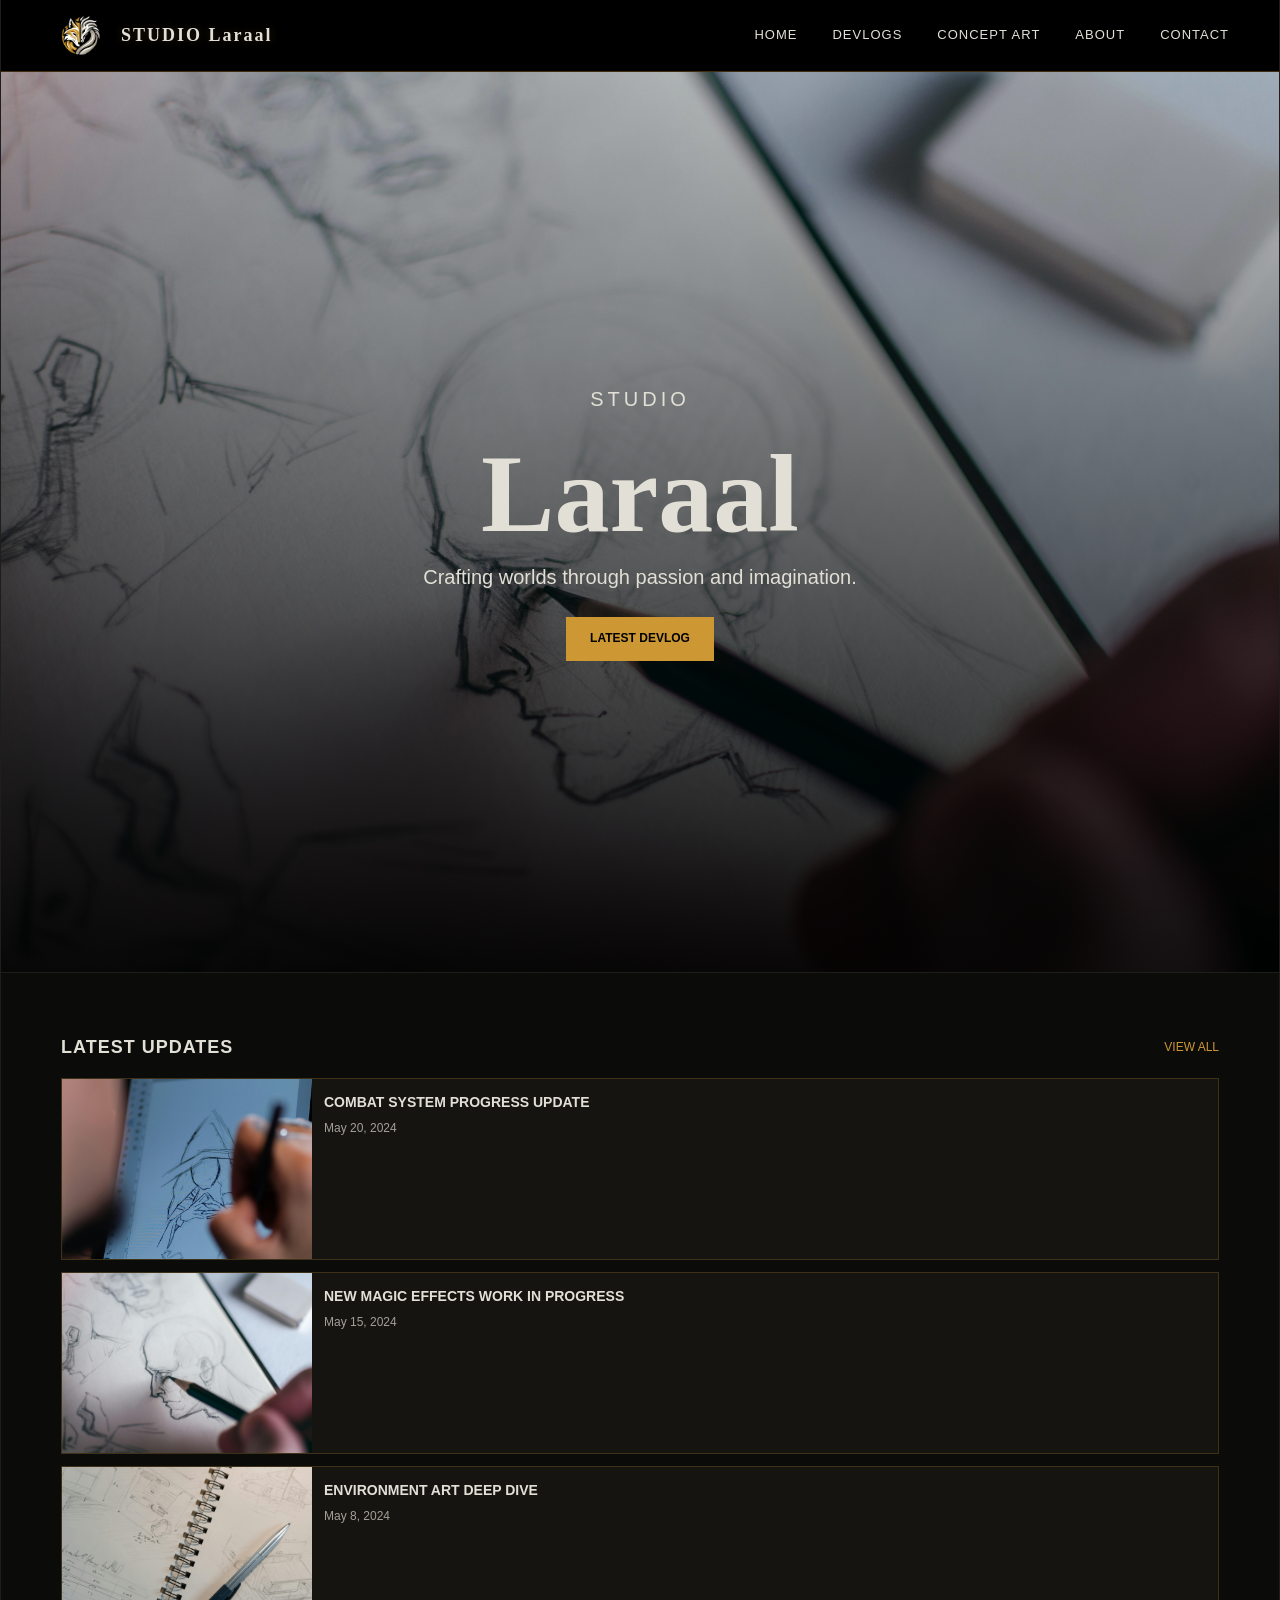
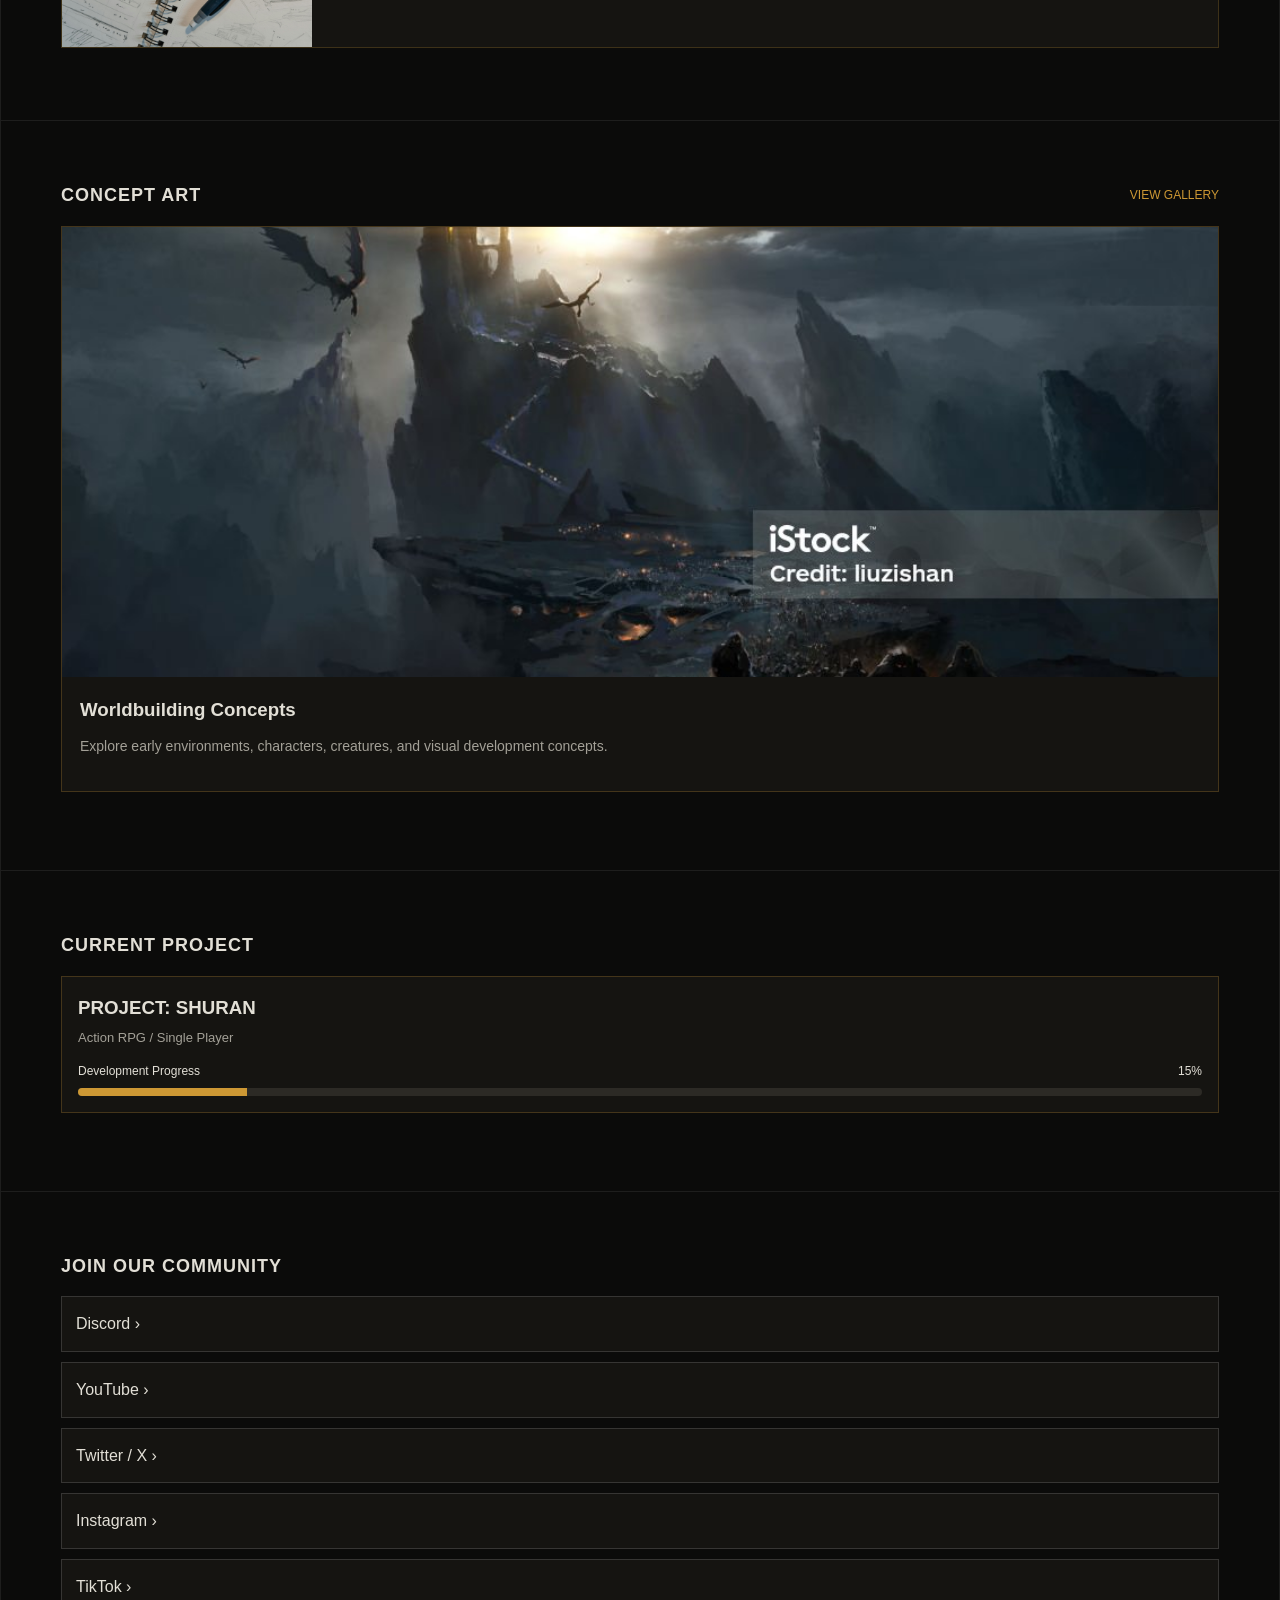
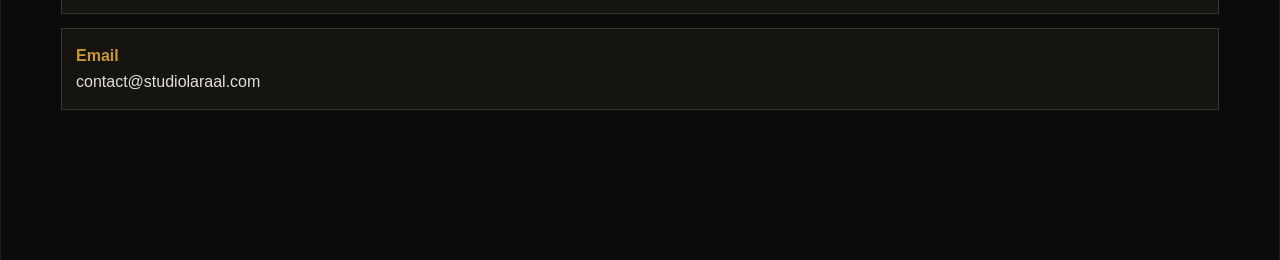
<file: index.html>
<!DOCTYPE html>
<html lang="en">
<head>
  <meta charset="UTF-8">
  <meta name="viewport" content="width=device-width, initial-scale=1.0">

  <title>Studio Laraal | Home</title>

  <link rel="stylesheet" href="style.css">
</head>

<body>

  <main class="page">

    <header class="header">

      <a href="index.html" class="logo">
        <img src="images/studiolaraal updated logo.jpg" alt="Studio Laraal logo">
        <span>STUDIO Laraal</span>
      </a>

      <div class="desktop-menu">
        <a href="index.html">Home</a>
        <a href="devlogs.html">Devlogs</a>
        <a href="concept-art.html">Concept Art</a>
        <a href="about us.html">About</a>
        <a href="contact us.html">Contact</a>
      </div>

      <div class="mobile-menu">
        ☰
      </div>

    </header>

    <section class="hero">

      <div class="hero-content">

        <p class="eyebrow">
          Studio
        </p>

        <h1>
          Laraal
        </h1>

        <p>
          Crafting worlds through passion and imagination.
        </p>

        <a href="devlogs.html" class="button">
          Latest Devlog
        </a>

      </div>

    </section>

    <section class="section">

      <div class="section-title">

        <h2>Latest Updates</h2>

        <a href="devlogs.html">
          View All
        </a>

      </div>

      <article class="small-card">

        <img src="images/pexels-wolfart-29235418.jpg" alt="Combat system update">

        <div>

          <h3>
            Combat System Progress Update
          </h3>

          <p>
            May 20, 2024
          </p>

        </div>

      </article>

      <article class="small-card">

        <img src="images/pexels-messalaciulla-7171387.jpg" alt="Magic effects update">

        <div>

          <h3>
            New Magic Effects Work In Progress
          </h3>

          <p>
            May 15, 2024
          </p>

        </div>

      </article>

      <article class="small-card">

        <img src="images/pexels-tima-miroshnichenko-6614748.jpg" alt="Environment art update">

        <div>

          <h3>
            Environment Art Deep Dive
          </h3>

          <p>
            May 8, 2024
          </p>

        </div>

      </article>

    </section>

    <section class="section">

      <div class="section-title">

        <h2>Concept Art</h2>

        <a href="concept-art.html">
          View Gallery
        </a>

      </div>

      <div class="feature-card">

        <img src="images/istockphoto-1225761621-1024x1024.jpg" alt="Fantasy world concept art">

        <div class="card-content">

          <h3>
            Worldbuilding Concepts
          </h3>

          <p>
            Explore early environments, characters,
            creatures, and visual development concepts.
          </p>

        </div>

      </div>

    </section>

    <section class="section">

      <div class="section-title">
        <h2>Current Project</h2>
      </div>

      <div class="project-card">

        <h3>
          Project: Shuran
        </h3>

        <p>
          Action RPG / Single Player
        </p>

        <div class="progress-label">

          <span>
            Development Progress
          </span>

          <span>
            15%
          </span>

        </div>

        <div class="progress-bar">
          <div class="progress-fill progress-15"></div>
        </div>

      </div>

    </section>

    <section class="section">

      <div class="section-title">
        <h2>Join Our Community</h2>
      </div>

      <div class="social-grid">

        <a href="#">
          Discord ›
        </a>

        <a href="https://www.youtube.com/@studiolaraal">
          YouTube ›
        </a>

        <a href="https://x.com/studiolaraal">
          Twitter / X ›
        </a>

        <a href="https://www.instagram.com/studio.laraal/">
          Instagram ›
        </a>

        <a href="https://www.tiktok.com/@studio.laraal">
          TikTok ›
        </a>

      </div>

      <div class="email-box">

        <strong>Email</strong>

        <p>
          contact@studiolaraal.com
        </p>

      </div>

    </section>

  </main>

  <nav class="bottom-nav">

    <a href="index.html" class="active">
      <span>⌂</span>
      Home
    </a>

    <a href="devlogs.html">
      <span>▤</span>
      Devlogs
    </a>

    <a href="concept-art.html">
      <span>▧</span>
      Gallery
    </a>

    <a href="about us.html">
      <span>◎</span>
      About
    </a>

    <a href="contact us.html">
      <span>✉</span>
      Contact
    </a>

  </nav>

</body>
</html>
</file>
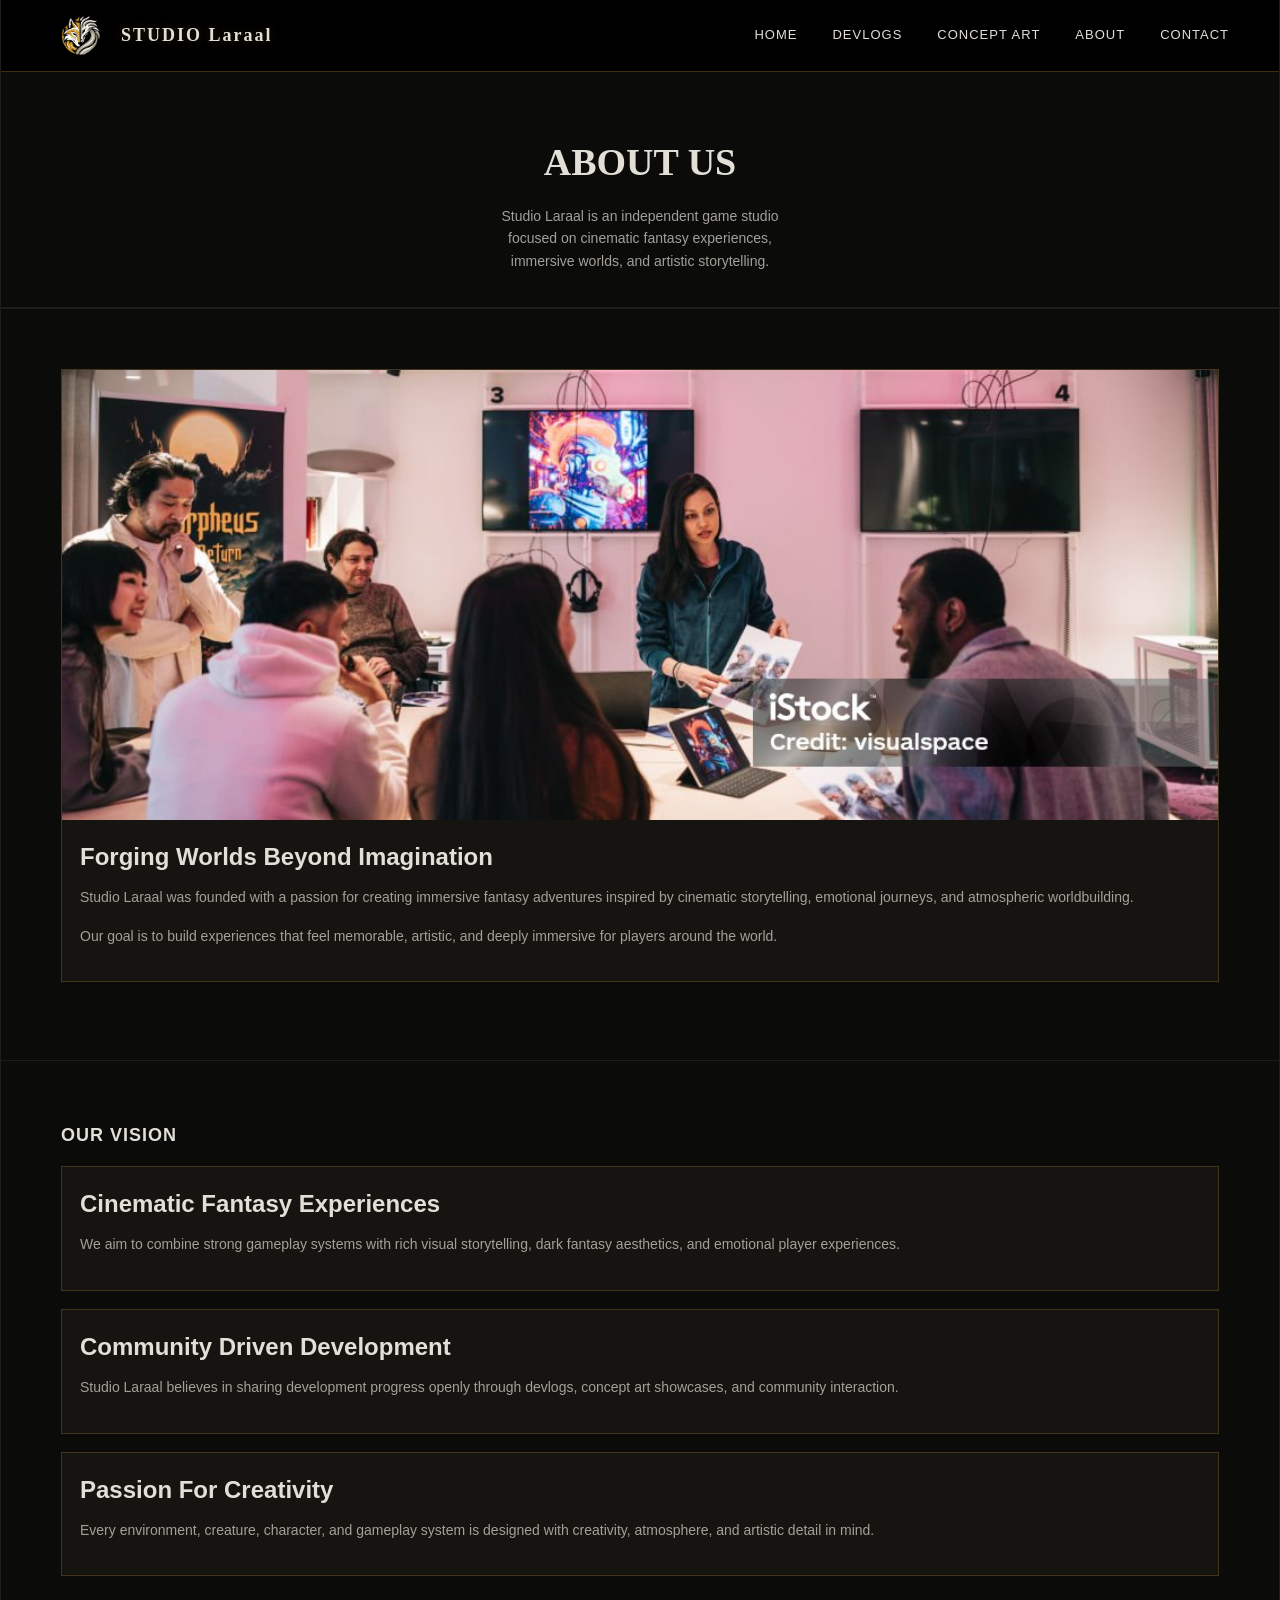
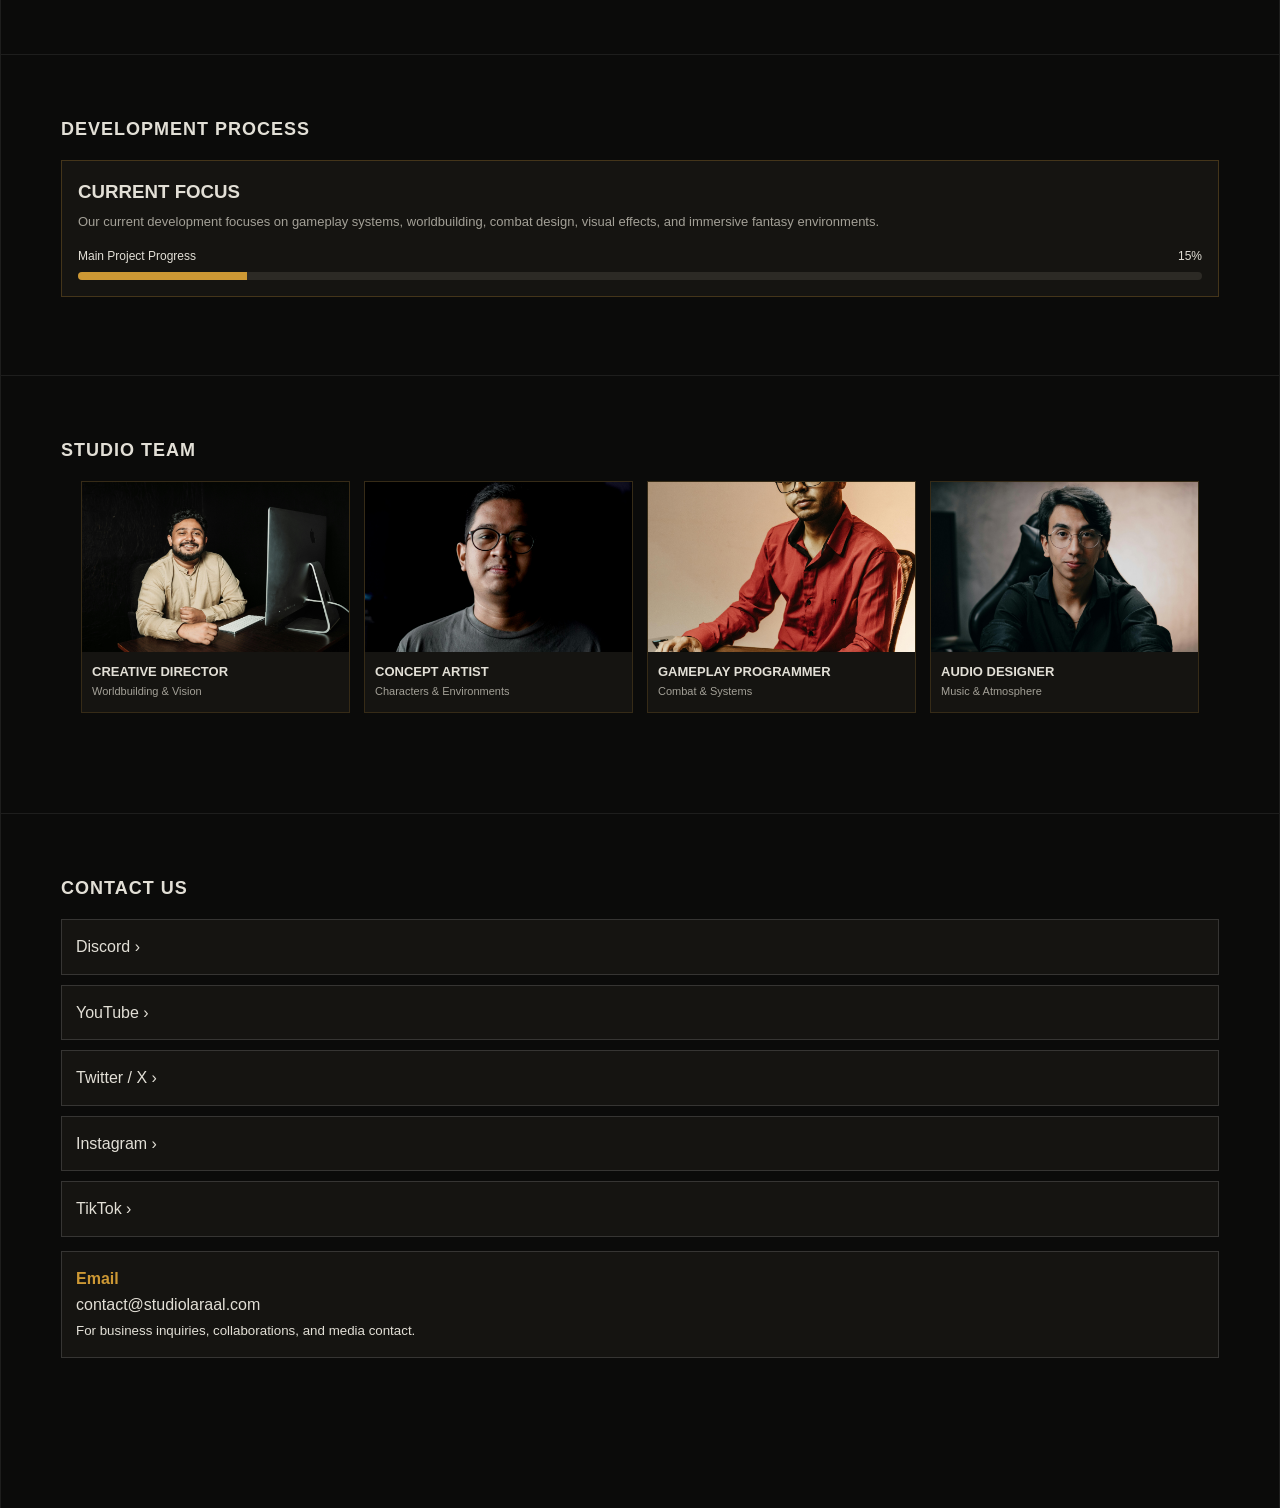
<file: about us.html>
<!DOCTYPE html>
<html lang="en">
<head>
  <meta charset="UTF-8">
  <meta name="viewport" content="width=device-width, initial-scale=1.0">

  <title>Studio Laraal | About Us</title>

  <link rel="stylesheet" href="style.css">
</head>

<body>

  <main class="page">

    <header class="header">

      <a href="index.html" class="logo">
        <img src="images/studiolaraal updated logo.jpg" alt="Studio Laraal logo">
        <span>STUDIO Laraal</span>
      </a>

      <div class="desktop-menu">
        <a href="index.html">Home</a>
        <a href="devlogs.html">Devlogs</a>
        <a href="concept-art.html">Concept Art</a>
        <a href="about us.html">About</a>
        <a href="contact us.html">Contact</a>
      </div>

      <div class="mobile-menu">
        ☰
      </div>

    </header>

    <section class="page-hero">
      <h1>ABOUT US</h1>

      <p>
        Studio Laraal is an independent game studio focused on
        cinematic fantasy experiences, immersive worlds,
        and artistic storytelling.
      </p>
    </section>

    <section class="section">

      <div class="feature-card">
        <img src="images/istockphoto-2150096572-1024x1024.jpg" alt="Studio Laraal environment concept art">

        <div class="card-content">
          <h2>Forging Worlds Beyond Imagination</h2>

          <p>
            Studio Laraal was founded with a passion for creating
            immersive fantasy adventures inspired by cinematic storytelling,
            emotional journeys, and atmospheric worldbuilding.
          </p>

          <p>
            Our goal is to build experiences that feel memorable,
            artistic, and deeply immersive for players around the world.
          </p>
        </div>
      </div>

    </section>

    <section class="section">

      <div class="section-title">
        <h2>Our Vision</h2>
      </div>

      <article class="large-card">
        <div class="card-content">
          <h2>Cinematic Fantasy Experiences</h2>

          <p>
            We aim to combine strong gameplay systems with
            rich visual storytelling, dark fantasy aesthetics,
            and emotional player experiences.
          </p>
        </div>
      </article>

      <article class="large-card">
        <div class="card-content">
          <h2>Community Driven Development</h2>

          <p>
            Studio Laraal believes in sharing development progress openly
            through devlogs, concept art showcases, and community interaction.
          </p>
        </div>
      </article>

      <article class="large-card">
        <div class="card-content">
          <h2>Passion For Creativity</h2>

          <p>
            Every environment, creature, character, and gameplay system
            is designed with creativity, atmosphere, and artistic detail in mind.
          </p>
        </div>
      </article>

    </section>

    <section class="section">

      <div class="section-title">
        <h2>Development Process</h2>
      </div>

      <div class="project-card">
        <h3>Current Focus</h3>

        <p>
          Our current development focuses on gameplay systems,
          worldbuilding, combat design, visual effects,
          and immersive fantasy environments.
        </p>

        <div class="progress-label">
          <span>Main Project Progress</span>
          <span>15%</span>
        </div>

        <div class="progress-bar">
          <div class="progress-fill progress-15"></div>
        </div>
      </div>

    </section>

    <section class="section">

      <div class="section-title">
        <h2>Studio Team</h2>
      </div>

      <div class="gallery-grid">

        <article class="gallery-card">
          <img src="images/pexels-aathif-19747889.jpg" alt="Studio founder portrait">
          <h3>Creative Director</h3>
          <p>Worldbuilding & Vision</p>
        </article>

        <article class="gallery-card">
          <img src="images/pexels-abdul-ocid-259819669-12621986.jpg" alt="Concept artist portrait">
          <h3>Concept Artist</h3>
          <p>Characters & Environments</p>
        </article>

        <article class="gallery-card">
          <img src="images/pexels-kawerodriguess-15545300.jpg" alt="Gameplay programmer portrait">
          <h3>Gameplay Programmer</h3>
          <p>Combat & Systems</p>
        </article>

        <article class="gallery-card">
          <img src="images/pexels-sandro-tavares-260503371-17381483.jpg" alt="Audio designer portrait">
          <h3>Audio Designer</h3>
          <p>Music & Atmosphere</p>
        </article>

      </div>

    </section>

    <section class="section">

      <div class="section-title">
        <h2>Contact Us</h2>
      </div>

      <div class="social-grid">
        <a href="#">Discord ›</a>
        <a href="https://www.youtube.com/@studiolaraal">YouTube ›</a>
        <a href="https://x.com/studiolaraal">Twitter / X ›</a>
        <a href="https://www.instagram.com/studio.laraal/">Instagram ›</a>
        <a href="https://www.tiktok.com/@studio.laraal">TikTok ›</a>
      </div>

      <div class="email-box">
        <strong>Email</strong>
        <p>contact@studiolaraal.com</p>

        <small>
          For business inquiries, collaborations,
          and media contact.
        </small>
      </div>

    </section>

  </main>

  <nav class="bottom-nav">

    <a href="index.html">
      <span>⌂</span>
      Home
    </a>

    <a href="devlogs.html">
      <span>▤</span>
      Devlogs
    </a>

    <a href="concept-art.html">
      <span>▧</span>
      Gallery
    </a>

    <a href="about us.html" class="active">
      <span>◎</span>
      About
    </a>

    <a href="contact us.html">
      <span>✉</span>
      Contact
    </a>

  </nav>

</body>
</html>
</file>
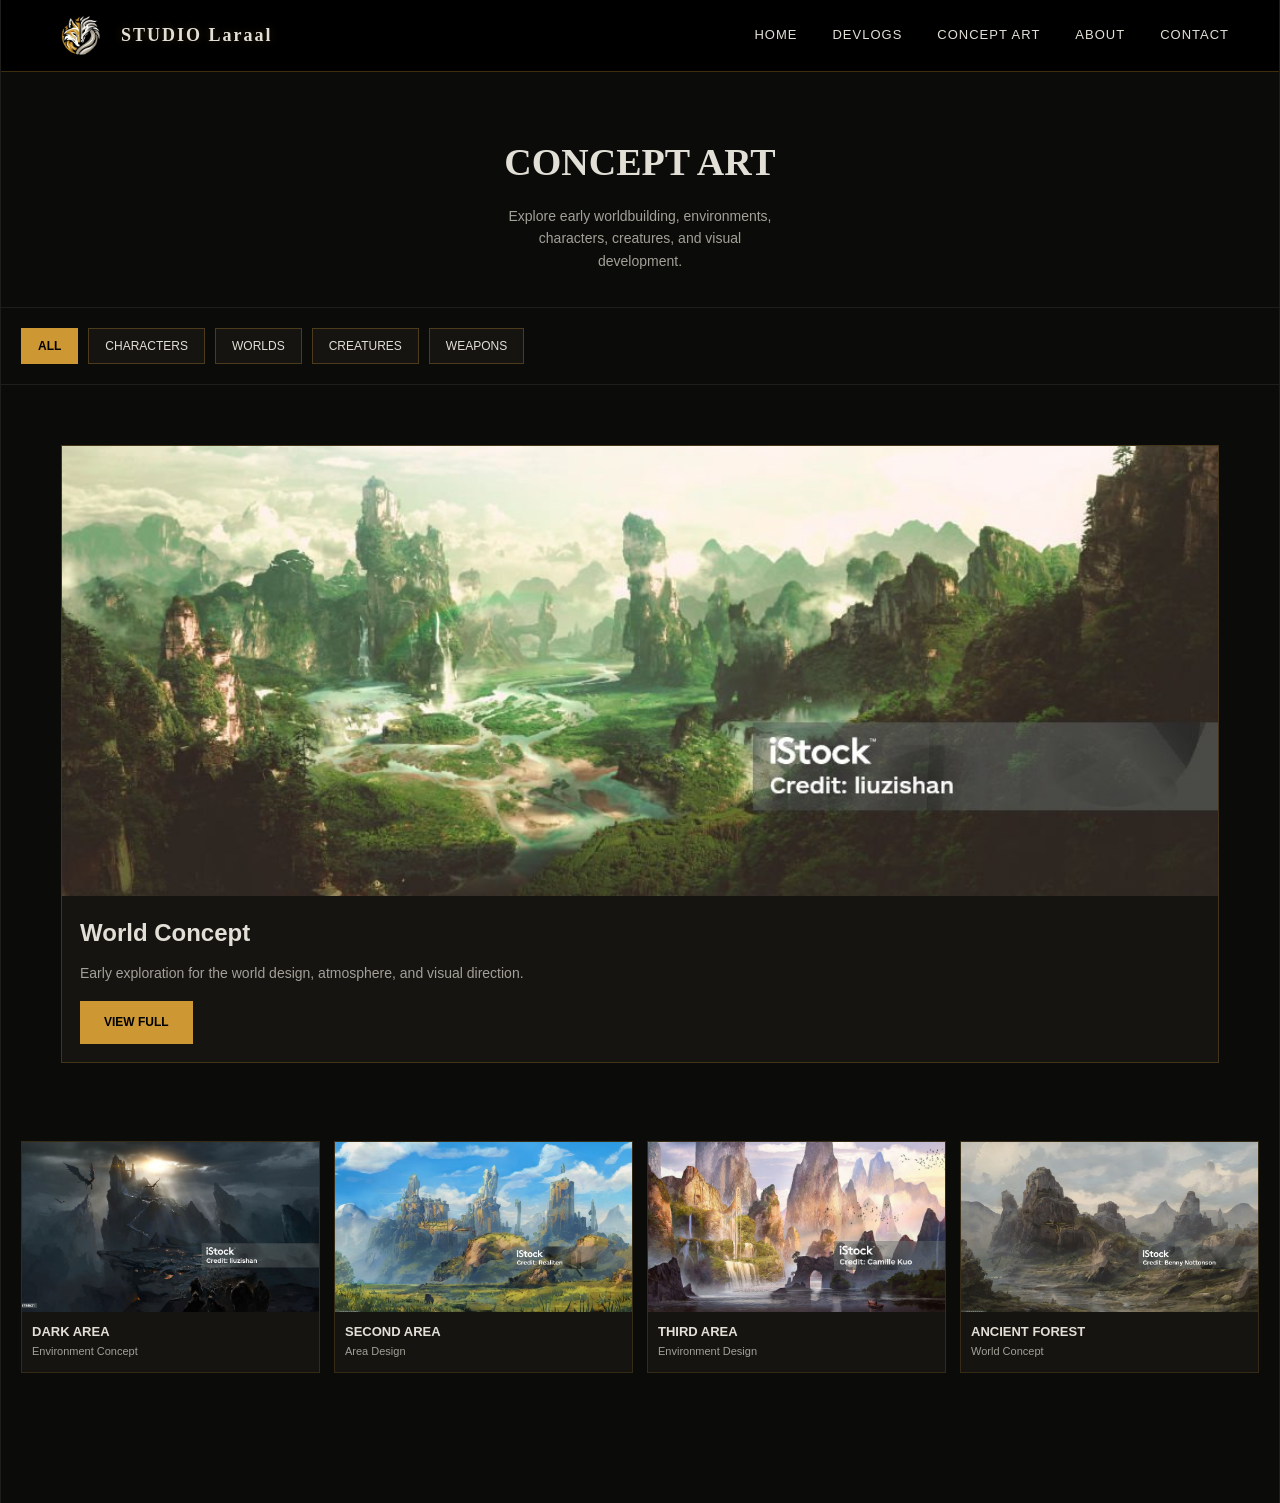
<file: concept-art.html>
<!DOCTYPE html>
<html lang="en">
<head>
  <meta charset="UTF-8">
  <meta name="viewport" content="width=device-width, initial-scale=1.0">

  <title>Studio Laraal | Concept Art</title>

  <link rel="stylesheet" href="style.css">
</head>

<body>

  <main class="page">

    <header class="header">

      <a href="index.html" class="logo">
        <img src="images/studiolaraal updated logo.jpg" alt="Studio Laraal logo">
        <span>STUDIO Laraal</span>
      </a>

      <div class="desktop-menu">
        <a href="index.html">Home</a>
        <a href="devlogs.html">Devlogs</a>
        <a href="concept-art.html">Concept Art</a>
        <a href="about us.html">About</a>
        <a href="contact us.html">Contact</a>
      </div>

      <div class="mobile-menu">
        ☰
      </div>

    </header>

    <section class="page-hero">
      <h1>CONCEPT ART</h1>
      <p>
        Explore early worldbuilding, environments, characters,
        creatures, and visual development.
      </p>
    </section>

    <section class="filters">
      <button class="filter-btn active">All</button>
      <button class="filter-btn">Characters</button>
      <button class="filter-btn">Worlds</button>
      <button class="filter-btn">Creatures</button>
      <button class="filter-btn">Weapons</button>
    </section>

    <section class="section">

      <div class="large-card">
        <img src="images/istockphoto-688461188-1024x1024.jpg" alt="World concept art">

        <div class="card-content">
          <h2>World Concept</h2>
          <p>
            Early exploration for the world design,
            atmosphere, and visual direction.
          </p>
          <a href="#" class="button">View Full</a>
        </div>
      </div>

    </section>

    <section class="gallery-grid">

      <article class="gallery-card">
        <img src="images/istockphoto-1225761621-1024x1024.jpg" alt="Dark area concept art">
        <h3>Dark Area</h3>
        <p>Environment Concept</p>
      </article>

      <article class="gallery-card">
        <img src="images/istockphoto-1288918373-1024x1024.jpg" alt="Second area concept art">
        <h3>Second Area</h3>
        <p>Area Design</p>
      </article>

      <article class="gallery-card">
        <img src="images/istockphoto-1334251140-1024x1024.jpg" alt="Third area concept art">
        <h3>Third Area</h3>
        <p>Environment Design</p>
      </article>

      <article class="gallery-card">
        <img src="images/istockphoto-1392393974-1024x1024.jpg" alt="Ancient forest concept art">
        <h3>Ancient Forest</h3>
        <p>World Concept</p>
      </article>

    </section>

  </main>

  <nav class="bottom-nav">
    <a href="index.html">
      <span>⌂</span>
      Home
    </a>

    <a href="devlogs.html">
      <span>▤</span>
      Devlogs
    </a>

    <a href="concept-art.html" class="active">
      <span>▧</span>
      Gallery
    </a>

    <a href="about us.html">
      <span>◎</span>
      About
    </a>

    <a href="contact us.html">
      <span>✉</span>
      Contact
    </a>
  </nav>

</body>
</html>
</file>
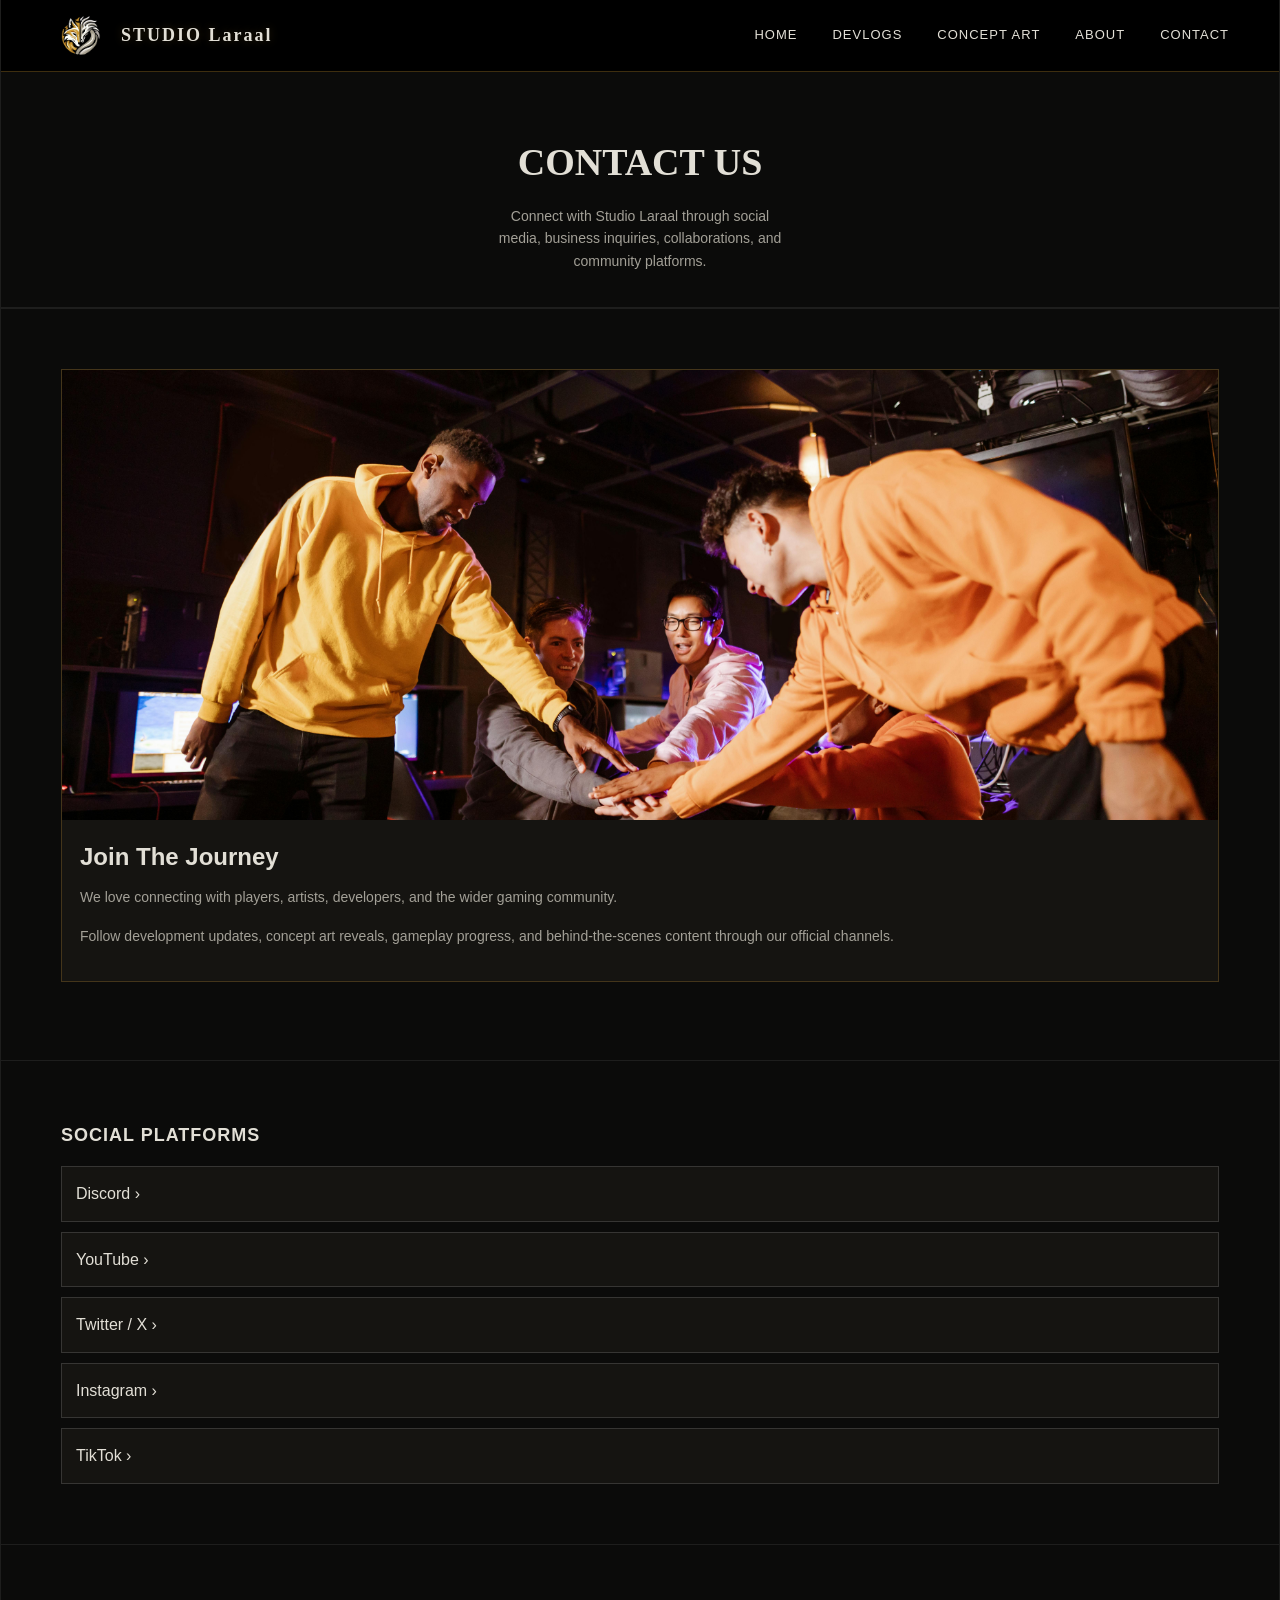
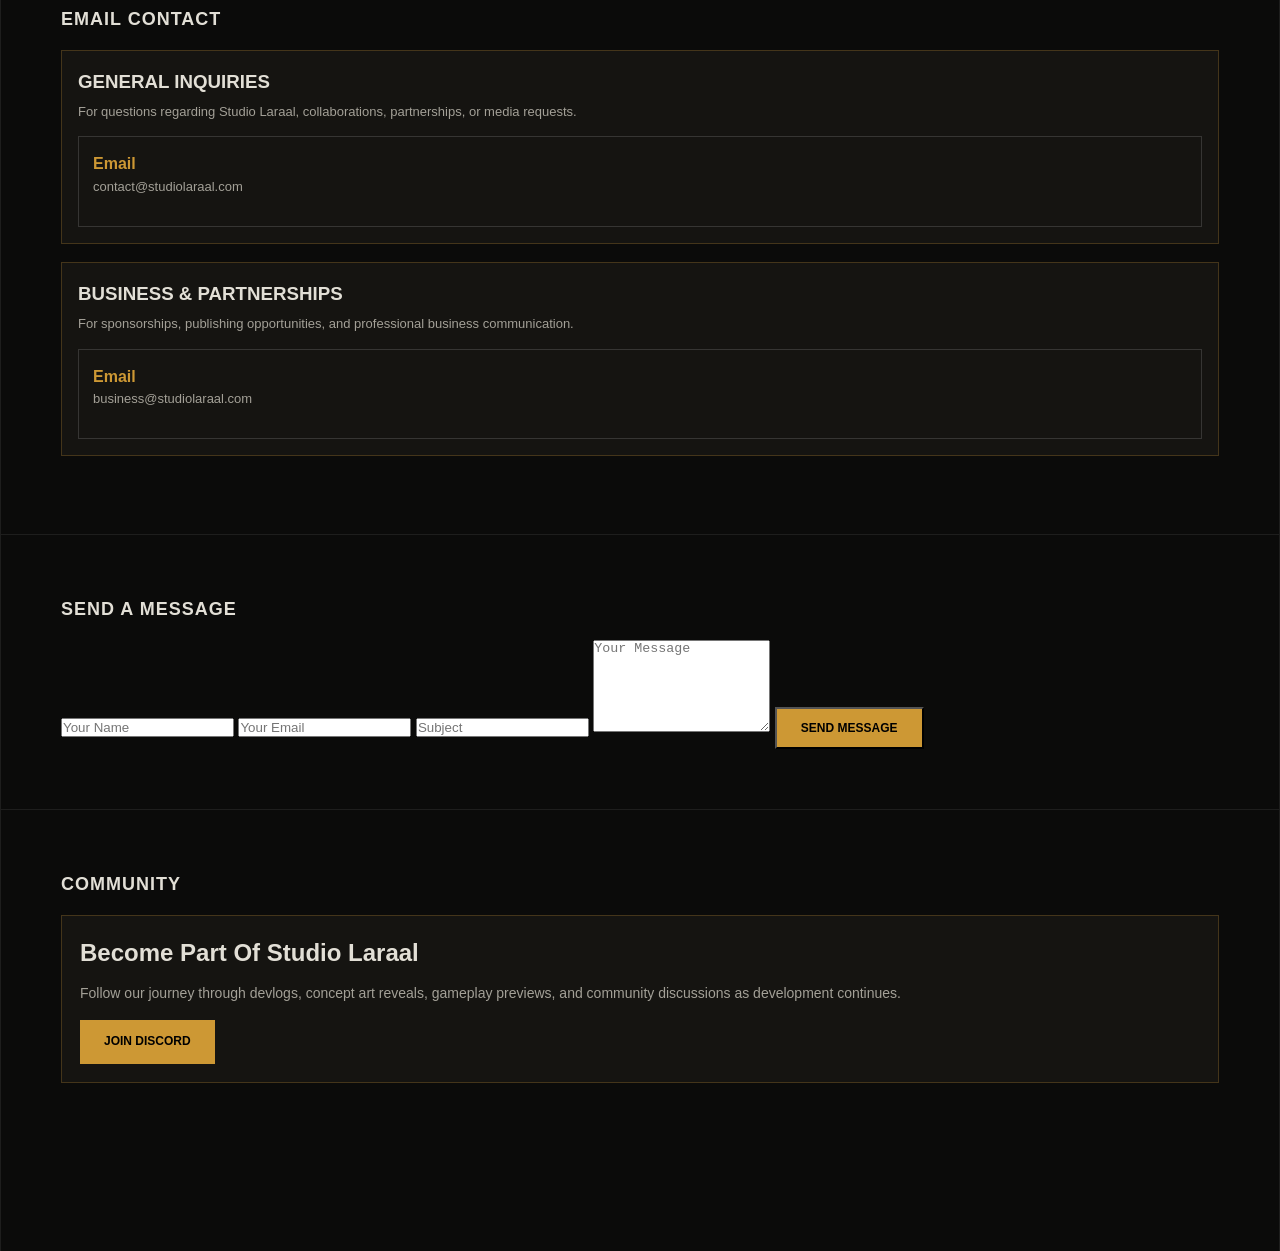
<file: contact us.html>
<!DOCTYPE html>
<html lang="en">
<head>
  <meta charset="UTF-8">
  <meta name="viewport" content="width=device-width, initial-scale=1.0">

  <title>Studio Laraal | Contact Us</title>

  <link rel="stylesheet" href="style.css">
</head>

<body>

  <main class="page">

    <header class="header">

      <a href="index.html" class="logo">
        <img src="images/studiolaraal updated logo.jpg" alt="Studio Laraal logo">
        <span>STUDIO Laraal</span>
      </a>

      <div class="desktop-menu">
        <a href="index.html">Home</a>
        <a href="devlogs.html">Devlogs</a>
        <a href="concept-art.html">Concept Art</a>
        <a href="about us.html">About</a>
        <a href="contact us.html">Contact</a>
      </div>

      <div class="mobile-menu">
        ☰
      </div>

    </header>

    <section class="page-hero">

      <h1>CONTACT US</h1>

      <p>
        Connect with Studio Laraal through social media,
        business inquiries, collaborations,
        and community platforms.
      </p>

    </section>

    <section class="section">

      <div class="feature-card">

        <img src="images/pexels-rdne-7915395.jpg" alt="Studio Laraal community banner">

        <div class="card-content">

          <h2>Join The Journey</h2>

          <p>
            We love connecting with players,
            artists, developers,
            and the wider gaming community.
          </p>

          <p>
            Follow development updates,
            concept art reveals,
            gameplay progress,
            and behind-the-scenes content
            through our official channels.
          </p>

        </div>

      </div>

    </section>

    <section class="section">

      <div class="section-title">
        <h2>Social Platforms</h2>
      </div>

      <div class="social-grid">

        <a href="#" class="social-link">
          Discord ›
        </a>

        <a href="https://www.youtube.com/@studiolaraal" class="social-link">
          YouTube ›
        </a>

        <a href="https://x.com/studiolaraal" class="social-link">
          Twitter / X ›
        </a>

        <a href="https://www.instagram.com/studio.laraal/" class="social-link">
          Instagram ›
        </a>

        <a href="https://www.tiktok.com/@studio.laraal" class="social-link">
          TikTok ›
        </a>

      </div>

    </section>

    <section class="section">

      <div class="section-title">
        <h2>Email Contact</h2>
      </div>

      <div class="project-card">

        <h3>
          General Inquiries
        </h3>

        <p>
          For questions regarding Studio Laraal,
          collaborations, partnerships,
          or media requests.
        </p>

        <div class="email-box">

          <strong>Email</strong>

          <p>
            contact@studiolaraal.com
          </p>

        </div>

      </div>

      <div class="project-card">

        <h3>
          Business & Partnerships
        </h3>

        <p>
          For sponsorships,
          publishing opportunities,
          and professional business communication.
        </p>

        <div class="email-box">

          <strong>Email</strong>

          <p>
            business@studiolaraal.com
          </p>

        </div>

      </div>

    </section>

    <section class="section">

      <div class="section-title">
        <h2>Send A Message</h2>
      </div>

      <form class="contact-form">

        <input
          type="text"
          placeholder="Your Name"
        >

        <input
          type="email"
          placeholder="Your Email"
        >

        <input
          type="text"
          placeholder="Subject"
        >

        <textarea
          rows="6"
          placeholder="Your Message"
        ></textarea>

        <button type="submit" class="button full-button">
          Send Message
        </button>

      </form>

    </section>

    <section class="section">

      <div class="section-title">
        <h2>Community</h2>
      </div>

      <div class="large-card">

        <div class="card-content">

          <h2>
            Become Part Of Studio Laraal
          </h2>

          <p>
            Follow our journey through devlogs,
            concept art reveals,
            gameplay previews,
            and community discussions
            as development continues.
          </p>

          <a href="#" class="button">
            Join Discord
          </a>

        </div>

      </div>

    </section>

  </main>

  <nav class="bottom-nav">

    <a href="index.html">
      <span>⌂</span>
      Home
    </a>

    <a href="devlogs.html">
      <span>▤</span>
      Devlogs
    </a>

    <a href="concept-art.html">
      <span>▧</span>
      Gallery
    </a>

    <a href="about us.html">
      <span>◎</span>
      About
    </a>

    <a href="contact us.html" class="active">
      <span>✉</span>
      Contact
    </a>

  </nav>

</body>
</html>
</file>
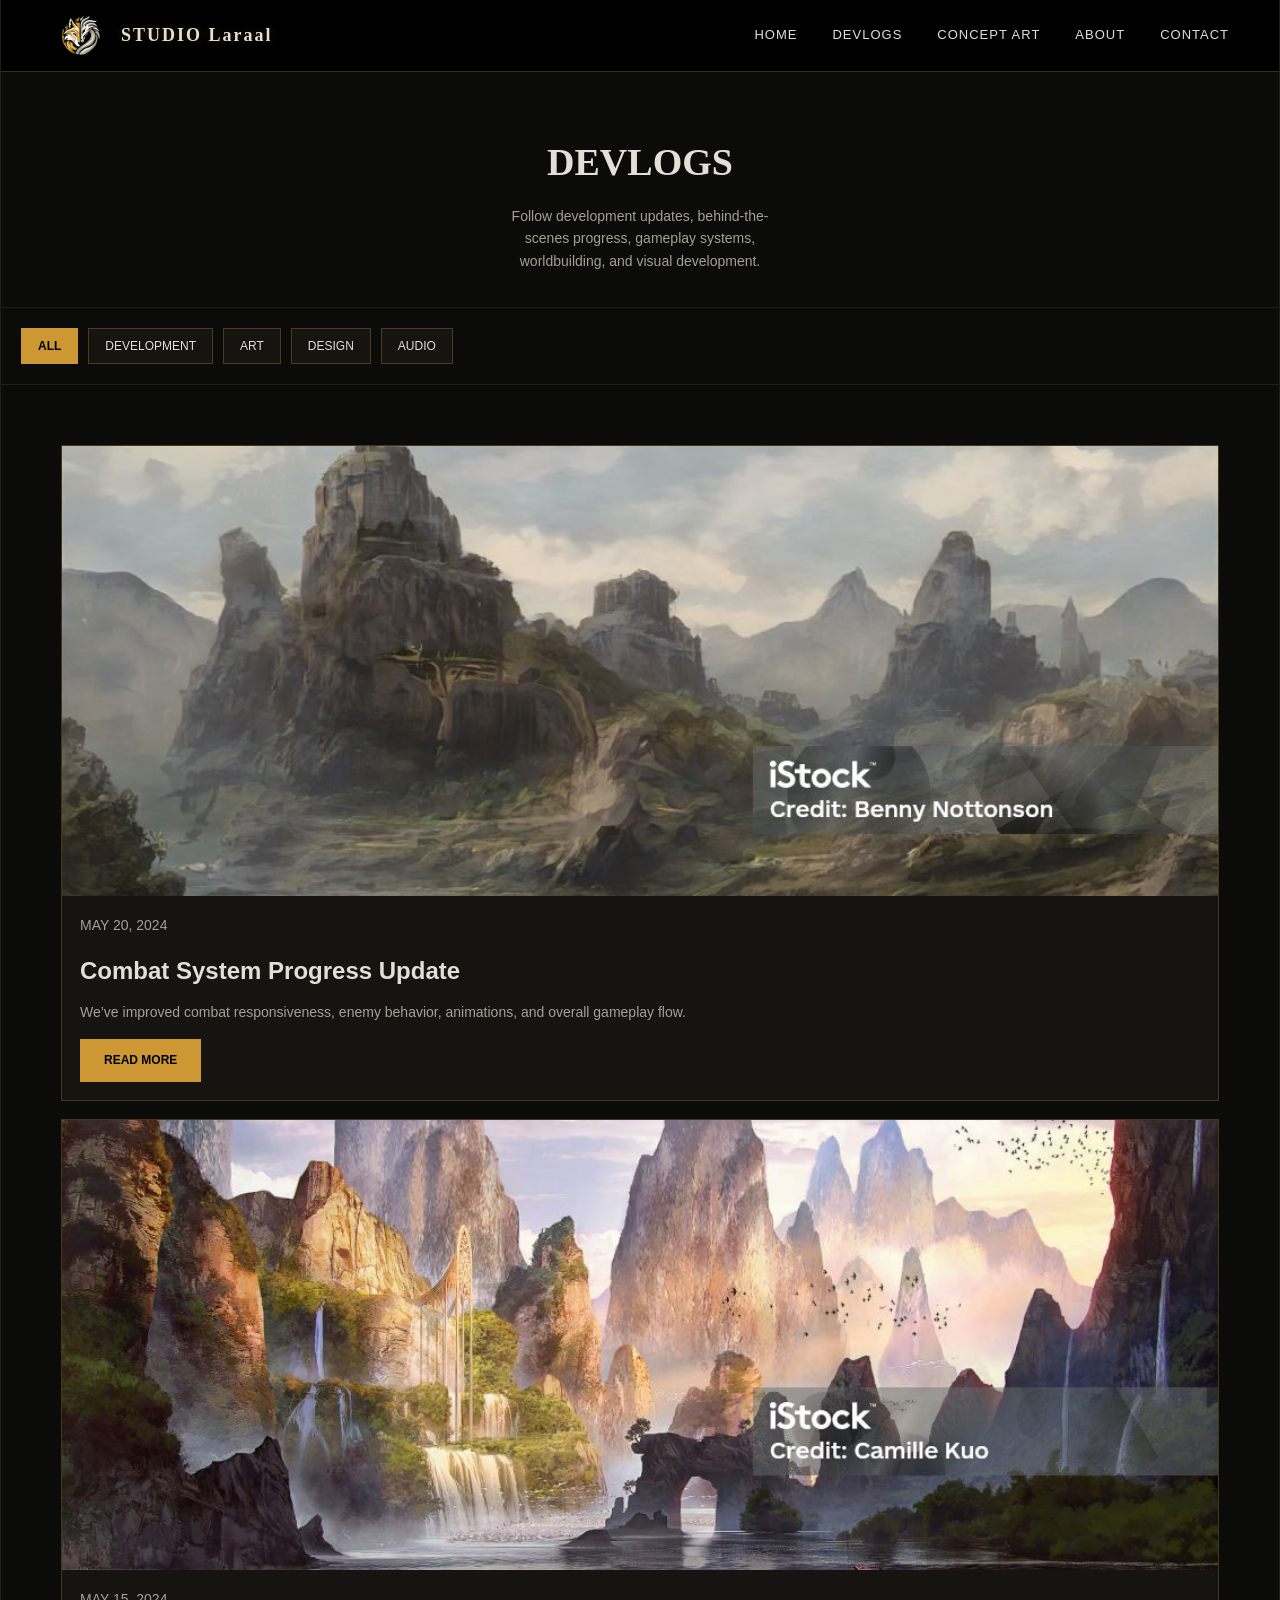
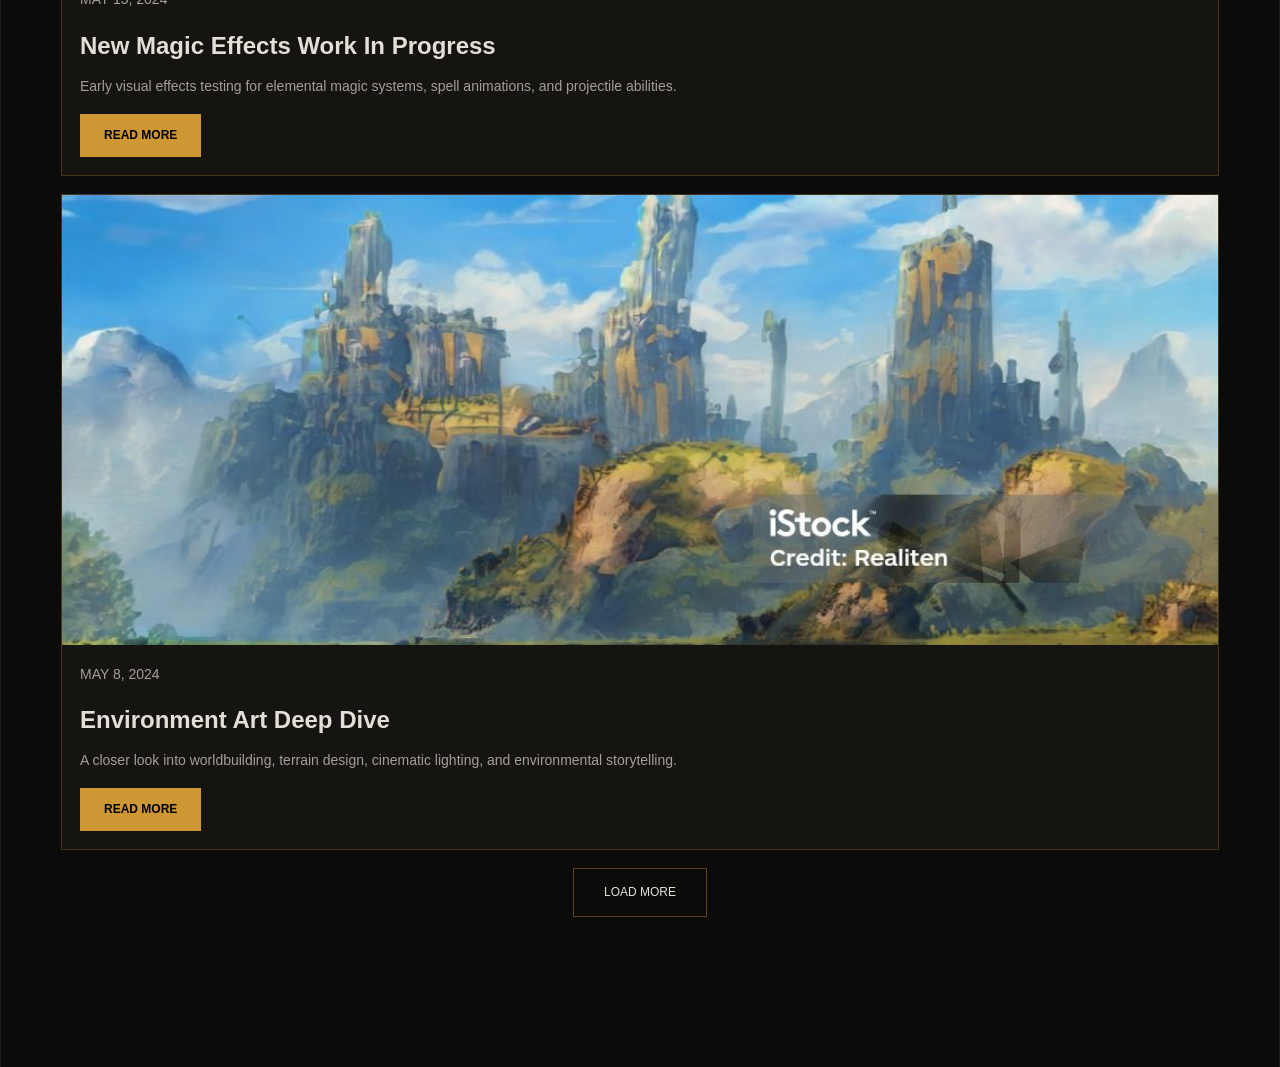
<file: devlogs.html>
<!DOCTYPE html>
<html lang="en">
<head>
  <meta charset="UTF-8">
  <meta name="viewport" content="width=device-width, initial-scale=1.0">

  <title>Studio Laraal | Devlogs</title>

  <link rel="stylesheet" href="style.css">
</head>

<body>

  <main class="page">

    <header class="header">

      <a href="index.html" class="logo">
        <img src="images/studiolaraal updated logo.jpg" alt="Studio Laraal logo">
        <span>STUDIO Laraal</span>
      </a>

      <div class="desktop-menu">
        <a href="index.html">Home</a>
        <a href="devlogs.html">Devlogs</a>
        <a href="concept-art.html">Concept Art</a>
        <a href="about us.html">About</a>
        <a href="contact us.html">Contact</a>
      </div>

      <div class="mobile-menu">
        ☰
      </div>

    </header>

    <section class="page-hero">

      <h1>DEVLOGS</h1>

      <p>
        Follow development updates, behind-the-scenes progress,
        gameplay systems, worldbuilding, and visual development.
      </p>

    </section>

    <section class="filters">

      <button class="filter-btn active">All</button>
      <button class="filter-btn">Development</button>
      <button class="filter-btn">Art</button>
      <button class="filter-btn">Design</button>
      <button class="filter-btn">Audio</button>

    </section>

    <section class="section">

      <article class="large-card">

        <img src="images/istockphoto-1392393974-1024x1024.jpg" alt="Combat system update">

        <div class="card-content">

          <p class="date">
            May 20, 2024
          </p>

          <h2>Combat System Progress Update</h2>

          <p>
            We’ve improved combat responsiveness,
            enemy behavior, animations, and overall gameplay flow.
          </p>

          <a href="#" class="button">
            Read More
          </a>

        </div>

      </article>

      <article class="large-card">

        <img src="images/istockphoto-1334251140-1024x1024.jpg" alt="Magic effects update">

        <div class="card-content">

          <p class="date">
            May 15, 2024
          </p>

          <h2>New Magic Effects Work In Progress</h2>

          <p>
            Early visual effects testing for elemental magic systems,
            spell animations, and projectile abilities.
          </p>

          <a href="#" class="button">
            Read More
          </a>

        </div>

      </article>

      <article class="large-card">

        <img src="images/istockphoto-1288918373-1024x1024.jpg" alt="Environment art update">

        <div class="card-content">

          <p class="date">
            May 8, 2024
          </p>

          <h2>Environment Art Deep Dive</h2>

          <p>
            A closer look into worldbuilding,
            terrain design, cinematic lighting,
            and environmental storytelling.
          </p>

          <a href="#" class="button">
            Read More
          </a>

        </div>

      </article>

      <div class="center">

        <a href="#" class="outline-button">
          Load More
        </a>

      </div>

    </section>

  </main>

  <nav class="bottom-nav">

    <a href="index.html">
      <span>⌂</span>
      Home
    </a>

    <a href="devlogs.html" class="active">
      <span>▤</span>
      Devlogs
    </a>

    <a href="concept-art.html">
      <span>▧</span>
      Gallery
    </a>

    <a href="about us.html">
      <span>◎</span>
      About
    </a>

    <a href="contact us.html">
      <span>✉</span>
      Contact
    </a>

  </nav>

</body>
</html>
</file>
<file: style.css>
:root {
  --cream: #E2DFD6;
  --silver: #A3A097;
  --gold: #CD9834;
  --bronze: #A6530A;
  --black: #000000;
  --dark: #0b0b0a;
  --card: #151411;
}

* {
  margin: 0;
  padding: 0;
  box-sizing: border-box;
}

body {
  background: var(--black);
  color: var(--cream);
  font-family: Arial, Helvetica, sans-serif;
  line-height: 1.6;
}

a {
  color: inherit;
  text-decoration: none;
}

img {
  width: 100%;
  display: block;
}

.page {
  max-width: 430px;
  margin: 0 auto;
  background: var(--dark);
  min-height: 100vh;
  padding-bottom: 90px;
  border-left: 1px solid rgba(255,255,255,0.08);
  border-right: 1px solid rgba(255,255,255,0.08);
}

/* HEADER */

.header {
  position: sticky;
  top: 0;
  z-index: 100;
  height: 72px;
  background: rgba(0,0,0,0.95);
  border-bottom: 1px solid rgba(205,152,52,0.3);
  display: flex;
  justify-content: space-between;
  align-items: center;
  padding: 0 20px;
}

.logo {
  display: flex;
  align-items: center;
  gap: 10px;
}

.logo img {
  width: 60px;
  height: 60px;
  object-fit: contain;
}

.logo span {
  font-family: "Book Antiqua", Palatino, serif;

  font-size: 15px;

  font-weight: bold;

  letter-spacing: 2px;

  color: var(--cream);

  text-shadow:
    0 0 10px rgba(205,152,52,0.25);
}

.menu {
  font-size: 28px;
}

/* HERO */

.hero {
  min-height: 560px;
  background:
    linear-gradient(rgba(0,0,0,0.2), rgba(0,0,0,0.9)),
    url("images/pexels-messalaciulla-7171387.jpg") center/cover;
  display: flex;
  align-items: center;
  text-align: center;
  padding: 30px 24px;
}

.hero-content {
  width: 100%;
}

.eyebrow {
  letter-spacing: 4px;
  font-size: 14px;
  text-transform: uppercase;
}

.hero h1 {
  font-family: Georgia, serif;
  font-size: 54px;
  line-height: 1;
  margin: 12px 0;
}

.hero p {
  max-width: 300px;
  margin: 0 auto 24px;
}

.page-hero {
  padding: 60px 20px 35px;
  text-align: center;
  border-bottom: 1px solid rgba(255,255,255,0.08);
}

.page-hero h1 {
  font-family: Georgia, serif;
  font-size: 38px;
  margin-bottom: 12px;
}

.page-hero p {
  color: var(--silver);
  font-size: 14px;
  max-width: 290px;
  margin: auto;
}

/* SECTIONS */

.section {
  padding: 26px 20px;
  border-top: 1px solid rgba(255,255,255,0.08);
}

.section-title {
  display: flex;
  justify-content: space-between;
  align-items: center;
  margin-bottom: 16px;
}

.section-title h2 {
  font-size: 18px;
  text-transform: uppercase;
  letter-spacing: 1px;
}

.section-title a {
  color: var(--gold);
  font-size: 12px;
  text-transform: uppercase;
}

/* BUTTONS */

.button {
  display: inline-block;
  background: var(--gold);
  color: var(--black);
  padding: 12px 24px;
  font-size: 12px;
  font-weight: bold;
  text-transform: uppercase;
}

.outline-button {
  display: inline-block;
  padding: 14px 30px;
  border: 1px solid rgba(205,152,52,0.4);
  color: var(--cream);
  text-transform: uppercase;
  font-size: 12px;
}

/* CARDS */

.small-card {
  display: grid;
  grid-template-columns: 115px 1fr;
  background: var(--card);
  border: 1px solid rgba(205,152,52,0.22);
  margin-bottom: 12px;
}

.small-card img {
  height: 105px;
  object-fit: cover;
}

.small-card div {
  padding: 12px;
}

.small-card h3 {
  font-size: 14px;
  text-transform: uppercase;
  margin-bottom: 6px;
}

.small-card p {
  font-size: 12px;
  color: var(--silver);
}

.large-card,
.feature-card,
.project-card {
  background: var(--card);
  border: 1px solid rgba(205,152,52,0.25);
  margin-bottom: 18px;
}

.large-card img,
.feature-card img {
  height: 210px;
  object-fit: cover;
}

.card-content {
  padding: 18px;
}

.card-content h2,
.card-content h3 {
  margin-bottom: 10px;
}

.card-content p {
  color: var(--silver);
  font-size: 14px;
  margin-bottom: 16px;
}

.date {
  color: var(--gold);
  font-size: 12px;
  text-transform: uppercase;
}

/* FILTERS */

.filters {
  display: flex;
  gap: 10px;
  overflow-x: auto;
  padding: 20px;
}

.filter-btn {
  padding: 10px 16px;
  border: 1px solid rgba(205,152,52,0.3);
  background: var(--card);
  color: var(--cream);
  font-size: 12px;
  text-transform: uppercase;
  white-space: nowrap;
}

.filter-btn.active {
  background: var(--gold);
  color: var(--black);
  font-weight: bold;
}

/* PROJECT */

.project-card {
  padding: 16px;
}

.project-card h3 {
  text-transform: uppercase;
  margin-bottom: 5px;
}

.project-card p {
  color: var(--silver);
  font-size: 13px;
  margin-bottom: 14px;
}

.progress-label {
  display: flex;
  justify-content: space-between;
  font-size: 12px;
  margin-bottom: 6px;
}

.progress-bar {
  height: 8px;
  background: #2c2a25;
  border-radius: 10px;
  overflow: hidden;
}

.progress-fill {
  width: 15%;
  height: 100%;
  background: var(--gold);
}

/* SOCIALS */

.social-grid {
  display: grid;
  gap: 10px;
}

.social-grid a,
.email-box {
  background: var(--card);
  border: 1px solid rgba(255,255,255,0.14);
  padding: 14px;
}

.email-box {
  margin-top: 14px;
}

.email-box strong {
  color: var(--gold);
}

/* GALLERY */

.gallery-grid {
  padding: 0 20px 40px;
  display: grid;
  grid-template-columns: 1fr 1fr;
  gap: 14px;
}

.gallery-card {
  background: var(--card);
  border: 1px solid rgba(205,152,52,0.18);
  overflow: hidden;
}

.gallery-card img {
  height: 170px;
  object-fit: cover;
}

.gallery-card h3 {
  font-size: 13px;
  text-transform: uppercase;
  padding: 10px 10px 0;
}

.gallery-card p {
  color: var(--silver);
  font-size: 11px;
  padding: 0 10px 12px;
}

.center {
  text-align: center;
}

/* BOTTOM NAV */

.bottom-nav {
  position: fixed;
  bottom: 0;
  left: 50%;
  transform: translateX(-50%);
  width: 100%;
  max-width: 430px;
  background: rgba(0,0,0,0.96);
  border-top: 1px solid rgba(205,152,52,0.3);
  display: grid;
  grid-template-columns: repeat(5,1fr);
  padding: 10px 0;
}

.bottom-nav a {
  text-align: center;
  font-size: 11px;
  color: var(--silver);
}

.bottom-nav span {
  display: block;
  font-size: 20px;
  margin-bottom: 4px;
}

.bottom-nav .active {
  color: var(--gold);
}
/* =========================
   DESKTOP RESPONSIVE MODE
========================= */

@media (min-width: 900px) {

  .page {
    max-width: 1400px;
  }

  .hero {
    min-height: 900px;
    padding: 80px;
  }

  .hero h1 {
    font-size: 110px;
  }

  .hero p {
    font-size: 20px;
    max-width: 700px;
  }

  .section {
    padding: 60px;
  }

  .gallery-grid {
    grid-template-columns: repeat(4, 1fr);
  }

  .large-card img,
  .feature-card img {
    height: 450px;
  }

  .small-card {
    grid-template-columns: 250px 1fr;
  }

  .small-card img {
    height: 180px;
  }

  .bottom-nav {
    display: none;
  }

  .header {
    padding: 0 50px;
  }

  .logo span {
    font-size: 18px;
  }

  .menu {
    font-size: 36px;
  }

}
/* =========================
   DESKTOP MENU
========================= */

.desktop-menu {
  display: none;
  gap: 35px;
  align-items: center;
}

.desktop-menu a {
  color: var(--cream);
  text-transform: uppercase;
  font-size: 13px;
  letter-spacing: 1px;
  position: relative;
  transition: 0.3s;
}

/* Gold Hover Effect */

.desktop-menu a:hover {
  color: var(--gold);
}

/* Underline Animation */

.desktop-menu a::after {
  content: "";

  position: absolute;

  left: 0;
  bottom: -6px;

  width: 0%;
  height: 1px;

  background: var(--gold);

  transition: 0.3s;
}

.desktop-menu a:hover::after {
  width: 100%;
}

/* Mobile Menu */

.mobile-menu {
  font-size: 28px;
  color: var(--cream);
}

/* =========================
   DESKTOP RESPONSIVE
========================= */

@media (min-width: 900px) {

  .desktop-menu {
    display: flex;
  }

  .mobile-menu {
    display: none;
  }

}
</file>
